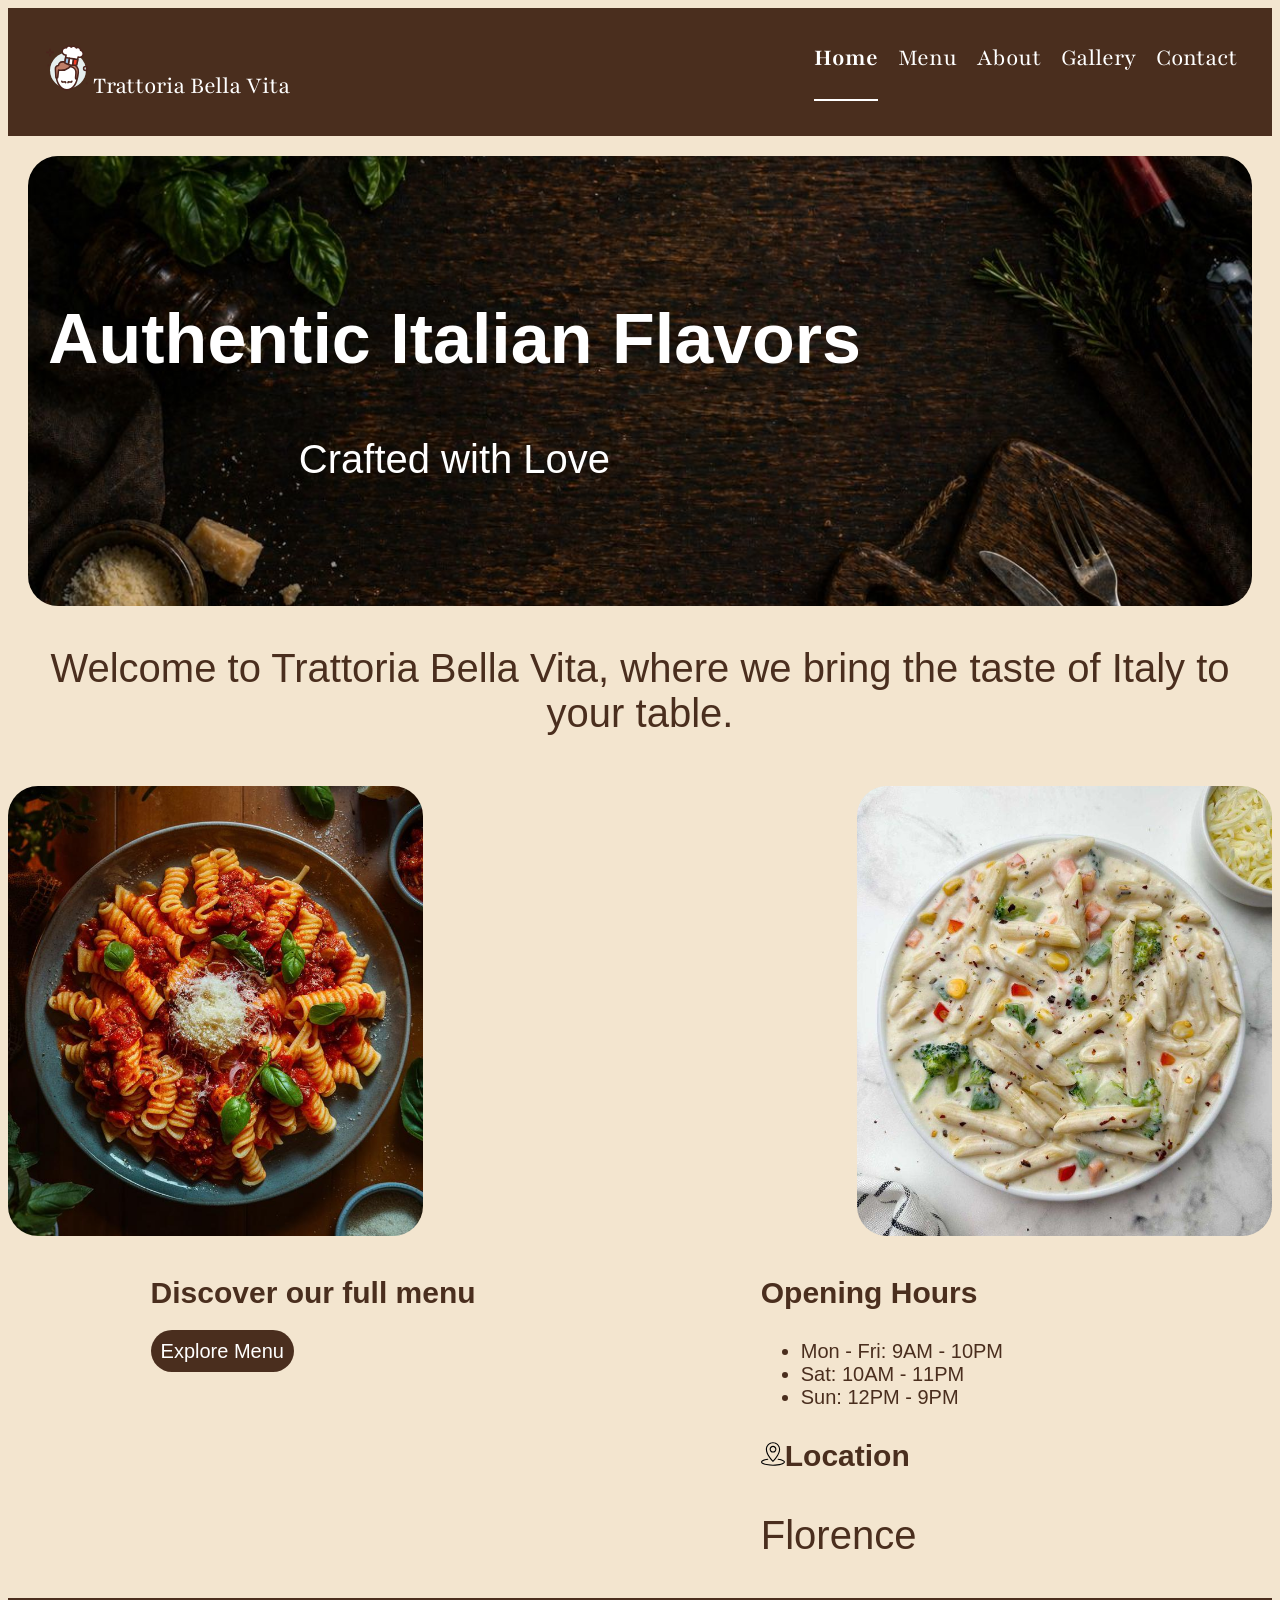
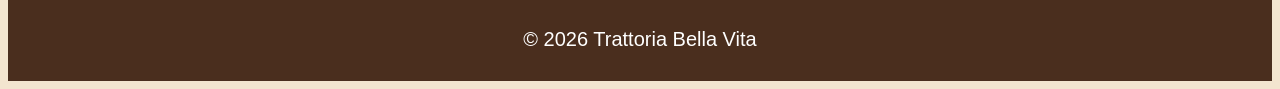
<file: pages/Home/index.html>
<!DOCTYPE html>
<html lang="en">
<head>
    <meta charset="UTF-8">
    <meta name="viewport" content="width=device-width, initial-scale=1.0">
   <title>Trattoria Bella Vita | Home</title>
    <link rel="stylesheet" href="./index.css">
    <link rel="preconnect" href="https://fonts.googleapis.com">
    <link rel="preconnect" href="https://fonts.gstatic.com" crossorigin>
    <link href="https://fonts.googleapis.com/css2?family=Playfair:ital,opsz,wght@0,5..1200,300..900;1,5..1200,300..900&display=swap" rel="stylesheet">
</head>
<body>

    <!-- ================= NAVBAR (USED ON ALL PAGES) ================= -->
    <header class="navbar">
        <div class="logo"> <span><img src="./assets/icons/chef.svg" class="icon2"></span>Trattoria Bella Vita</div>
        <nav class="nav-links">
            <a href="./index.html" class="active">Home</a>
            <a href="../Menu/menu.html">Menu</a>
            <a href="../About/about.html">About</a>
            <a href="../Gallery/gallery.html">Gallery</a>
            <a href="../Contact/contact.html">Contact</a>
        </nav>
    </header>

    <!-- Hero Section -->
    <section class="hero2">
        <img src="./assets/images/homepage.jpeg">
        <div class="hero-content">
            <h2>Authentic Italian Flavors</h2>
            <p>Crafted with Love</p>
        </div>


    </section>

    <!-- Welcome -->
    <section class="welcome">
        <p>
            Welcome to Trattoria Bella Vita, where we bring the taste of Italy to your table.
        </p>
    </section>

    <!-- Featured Dishes -->
    <section class="featured">
        <div class="dish"><img src ="./assets/images/dish2.jpeg" alt="Tomato pasta"></div>
        <div class="dish"><video src ="./assets/images/dish3.mp4"   autoplay muted loop><video></div>
        <div class="dish"><img src ="./assets/images/dish1.jpeg" alt="White sauce penne"></div>
    </section>

    <!-- CTA -->
    <section class="cta">
        <div class="action-button">
            <h3>Discover our full menu</h3>
        <a href="../Menu/menu.html">Explore Menu</a>
    </div>

    <div class="hours">
        <h3>Opening Hours</h3>
        <ul>
            <li>Mon - Fri: 9AM - 10PM</li>
            <li>Sat: 10AM - 11PM</li>
            <li>Sun: 12PM - 9PM</li>
        </ul>

          <h3> <span><img src="./assets/icons//address.svg" class="icon"></span>Location</h3>
        <p>Florence</p>
    </div>

 
        
    </section>

  

    <!-- Footer -->
    <footer>
        <p>© 2026 Trattoria Bella Vita</p>
    </footer>

</body>
</html>
</file>
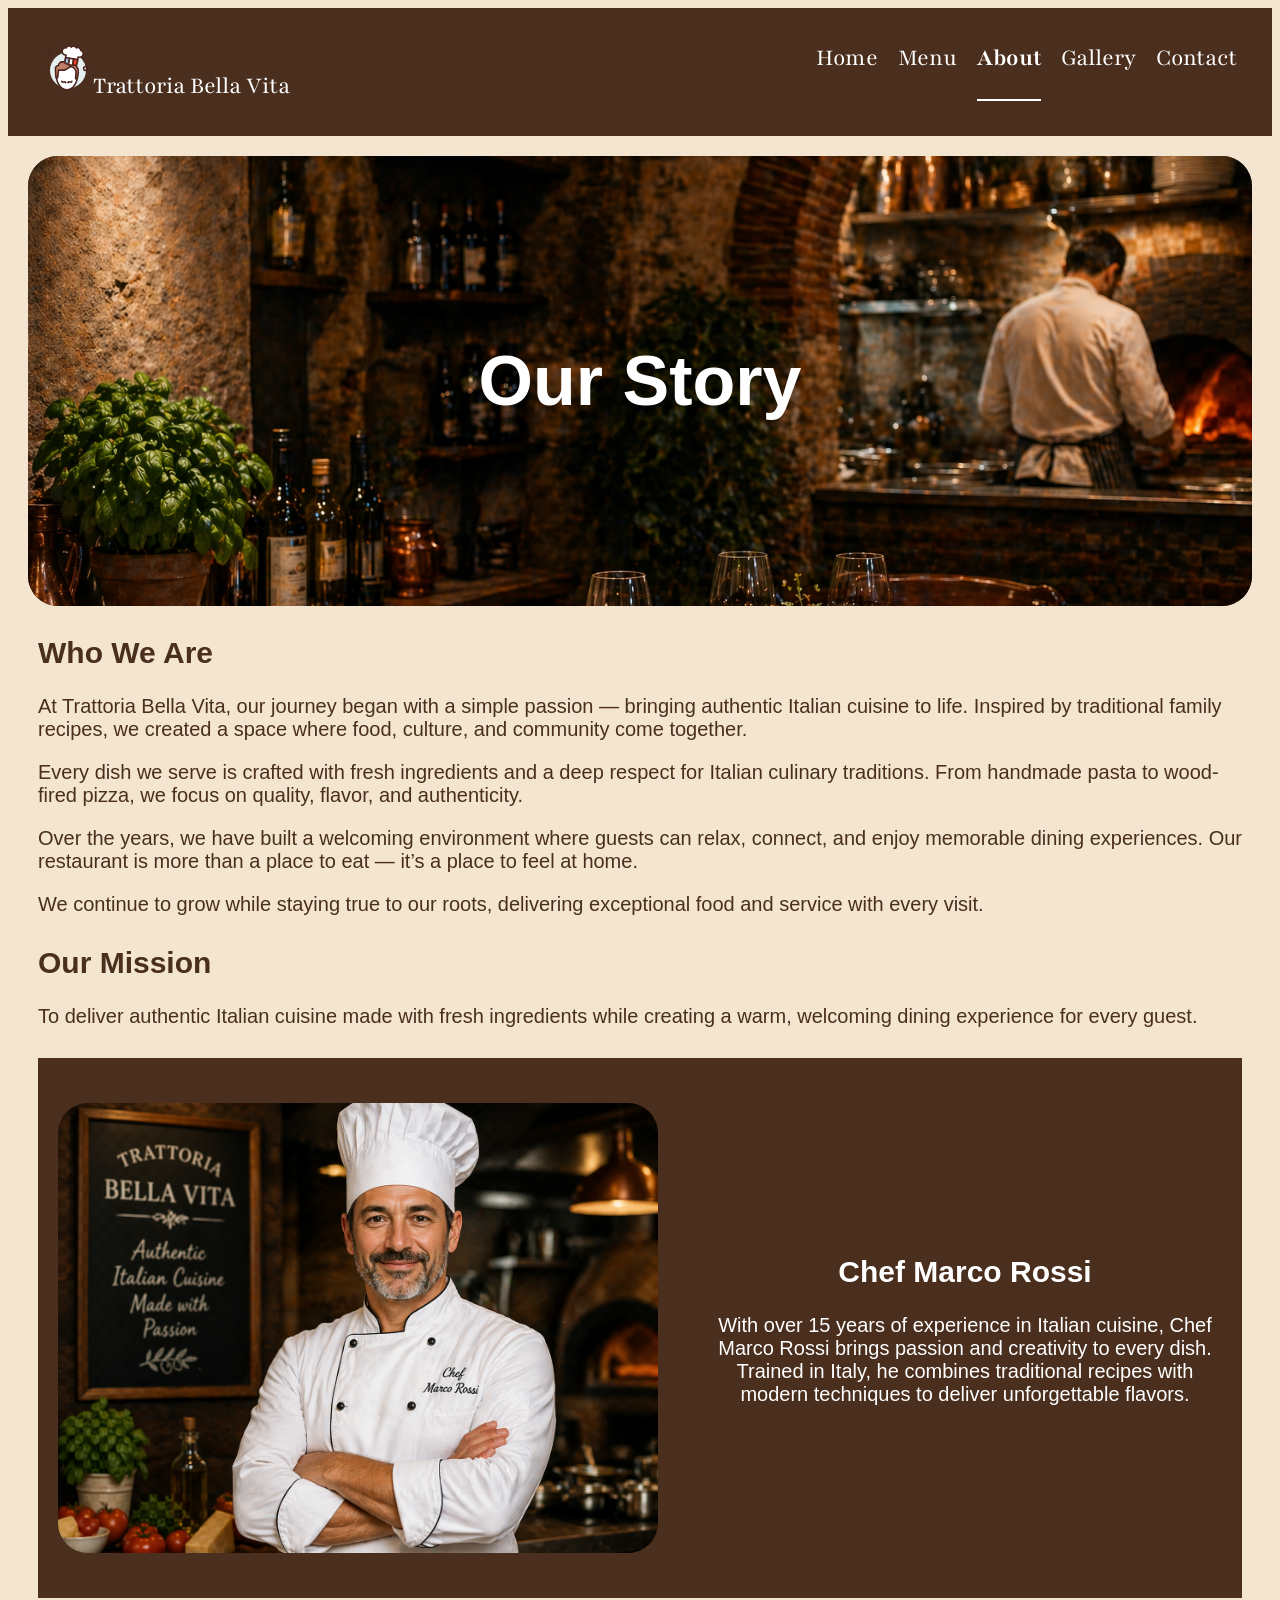
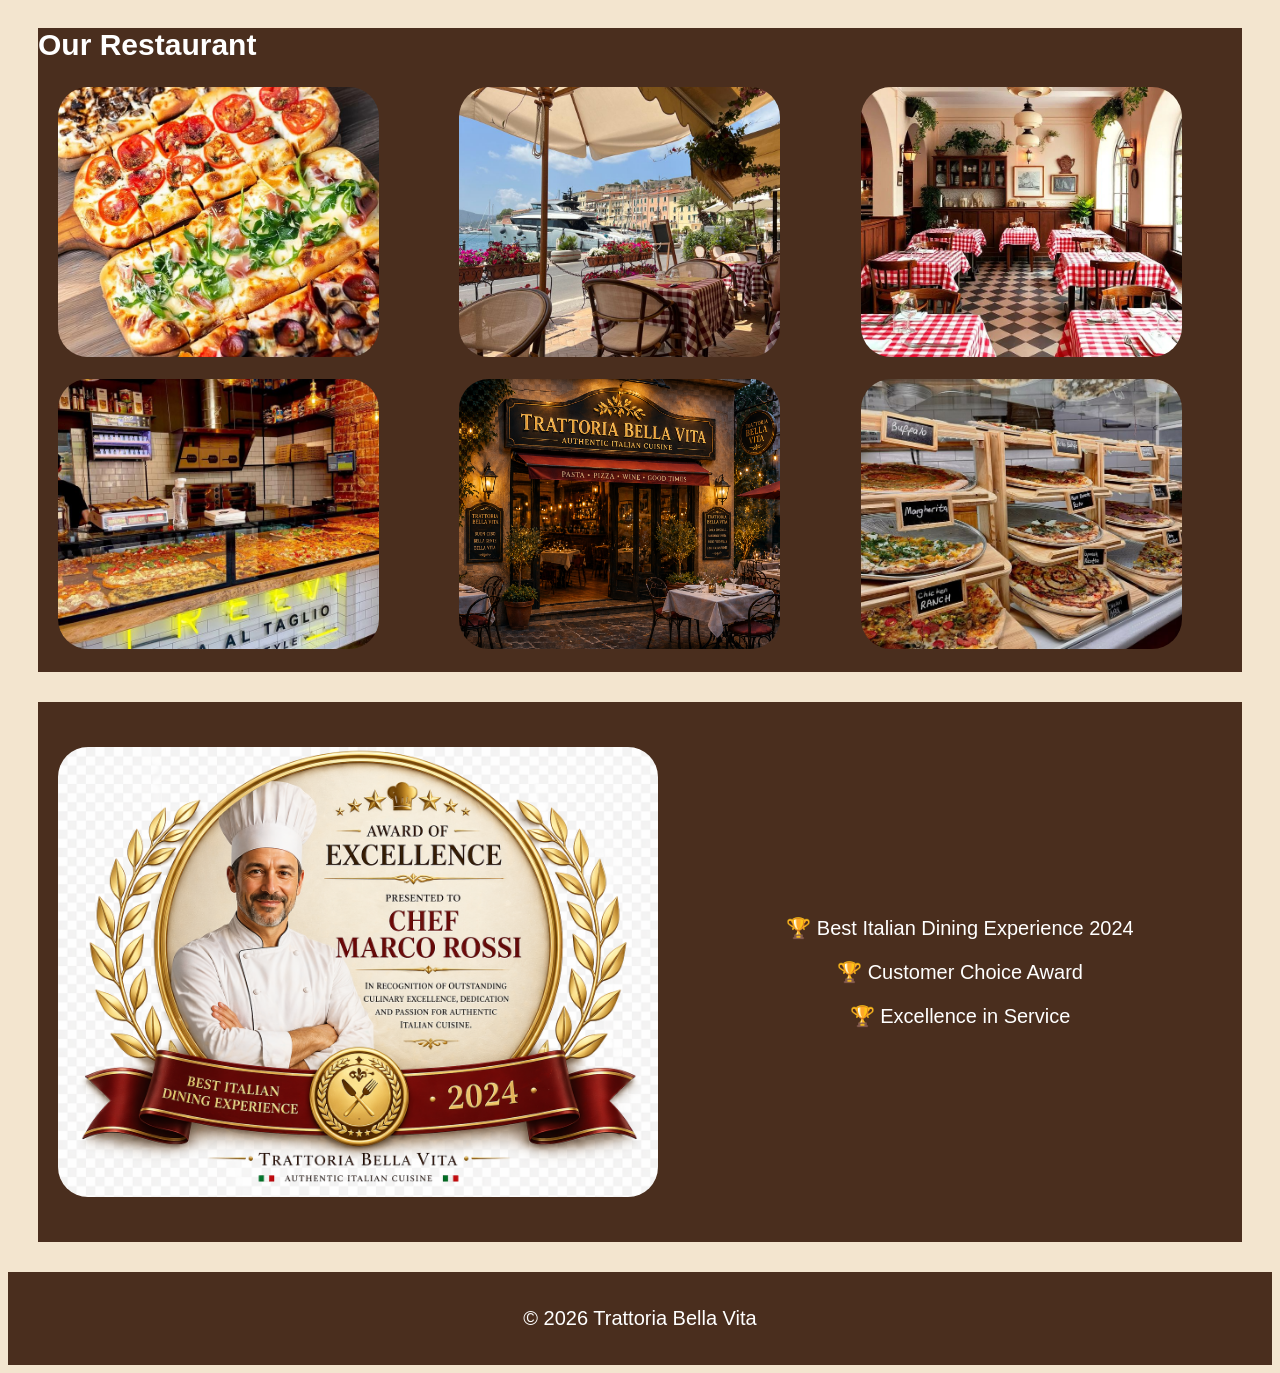
<file: pages/About/about.html>
<!doctype html>
<html lang="en">
  <head>
    <meta charset="UTF-8" />
    <meta name="viewport" content="width=device-width, initial-scale=1.0" />
    <title>About |Trattoria Bella Vita</title>
    <link rel="stylesheet" href="./about.css" />
    <link rel="preconnect" href="https://fonts.googleapis.com">
<link rel="preconnect" href="https://fonts.gstatic.com" crossorigin>
<link href="https://fonts.googleapis.com/css2?family=Playfair:ital,opsz,wght@0,5..1200,300..900;1,5..1200,300..900&display=swap" rel="stylesheet">
  </head>

  <body>
    <!-- NAVBAR -->
    <header class="navbar">
      <div class="logo"> <span><img src="./assets/icons/chef.svg" class="icon2"></span>Trattoria Bella Vita</div>
      <nav class="nav-links">
        <a href="../Home/index.html">Home</a>
        <a href="../Menu/menu.html">Menu</a>
        <a href="./about.html" class="active">About</a>
        <a href="../Gallery/gallery.html">Gallery</a>
        <a href="../Contact/contact.html">Contact</a>
      </nav>
    </header>

    <section class="about-hero">
      <img src="./assets/images/about pic.png" alt="Restaurant" />
      <div class="image">
        <h1>Our Story</h1>
      </div>
    </section>

    <section class="about-content">
      <div class="text">
        <h2>Who We Are</h2>
        <p>
          At Trattoria Bella Vita, our journey began with a simple passion —
          bringing authentic Italian cuisine to life. Inspired by traditional
          family recipes, we created a space where food, culture, and community
          come together.
        </p>
        <p>
          Every dish we serve is crafted with fresh ingredients and a deep
          respect for Italian culinary traditions. From handmade pasta to
          wood-fired pizza, we focus on quality, flavor, and authenticity.
        </p>
        <p>
          Over the years, we have built a welcoming environment where guests can
          relax, connect, and enjoy memorable dining experiences. Our restaurant
          is more than a place to eat — it’s a place to feel at home.
        </p>

        <p>
          We continue to grow while staying true to our roots, delivering
          exceptional food and service with every visit.
        </p>
      </div>
    </section>

    <section class="mission">
      <h2>Our Mission</h2>
      <p>
        To deliver authentic Italian cuisine made with fresh ingredients while
        creating a warm, welcoming dining experience for every guest.
      </p>
    </section>

    <section class="marcos">
      <div class="bio">
        <img src="./assets/images/marco's bio.png" alt="Chef" />
      </div>

      <div>
        <h2>Chef Marco Rossi</h2>
        <p>
          With over 15 years of experience in Italian cuisine, Chef Marco Rossi
          brings passion and creativity to every dish. Trained in Italy, he
          combines traditional recipes with modern techniques to deliver
          unforgettable flavors.
        </p>
      </div>
    </section>

    <section class="gallery">
      <h2>Our Restaurant</h2>
      <div class="images">
        <div class="photo">
          <img src="./assets/images/interio4.jpg" alt="" />
        </div>
        <div class="photo">
          <img src="./assets/images/exterior 2.jpg" alt="" />
        </div>
        <div class="photo">
          <img src="./assets/images/interior1.jpg" alt="" />
        </div>
        <div class="photo">
          <img src="./assets/images/interior5.jpg" alt="" />
        </div>
        <div class="photo">
          <img src="./assets/images/trattoria bella vita.png" alt="" />
        </div>
        <div class="photo">
          <img src="./assets/images/interior2.jpg" alt="" />
        </div>
      </div>
    </section>

    <section class="Award">
      <div class="chef">
        <img src="./assets/images/chef marco rossi.png" alt="" />
      </div>
      <div>
        <p>🏆 Best Italian Dining Experience 2024</p>
        <p>🏆 Customer Choice Award</p>
        <p>🏆 Excellence in Service</p>
      </div>
    </section>

    <!-- Footer -->
    <footer>
      <p>© 2026 Trattoria Bella Vita</p>
    </footer>
  </body>
</html>
</file>
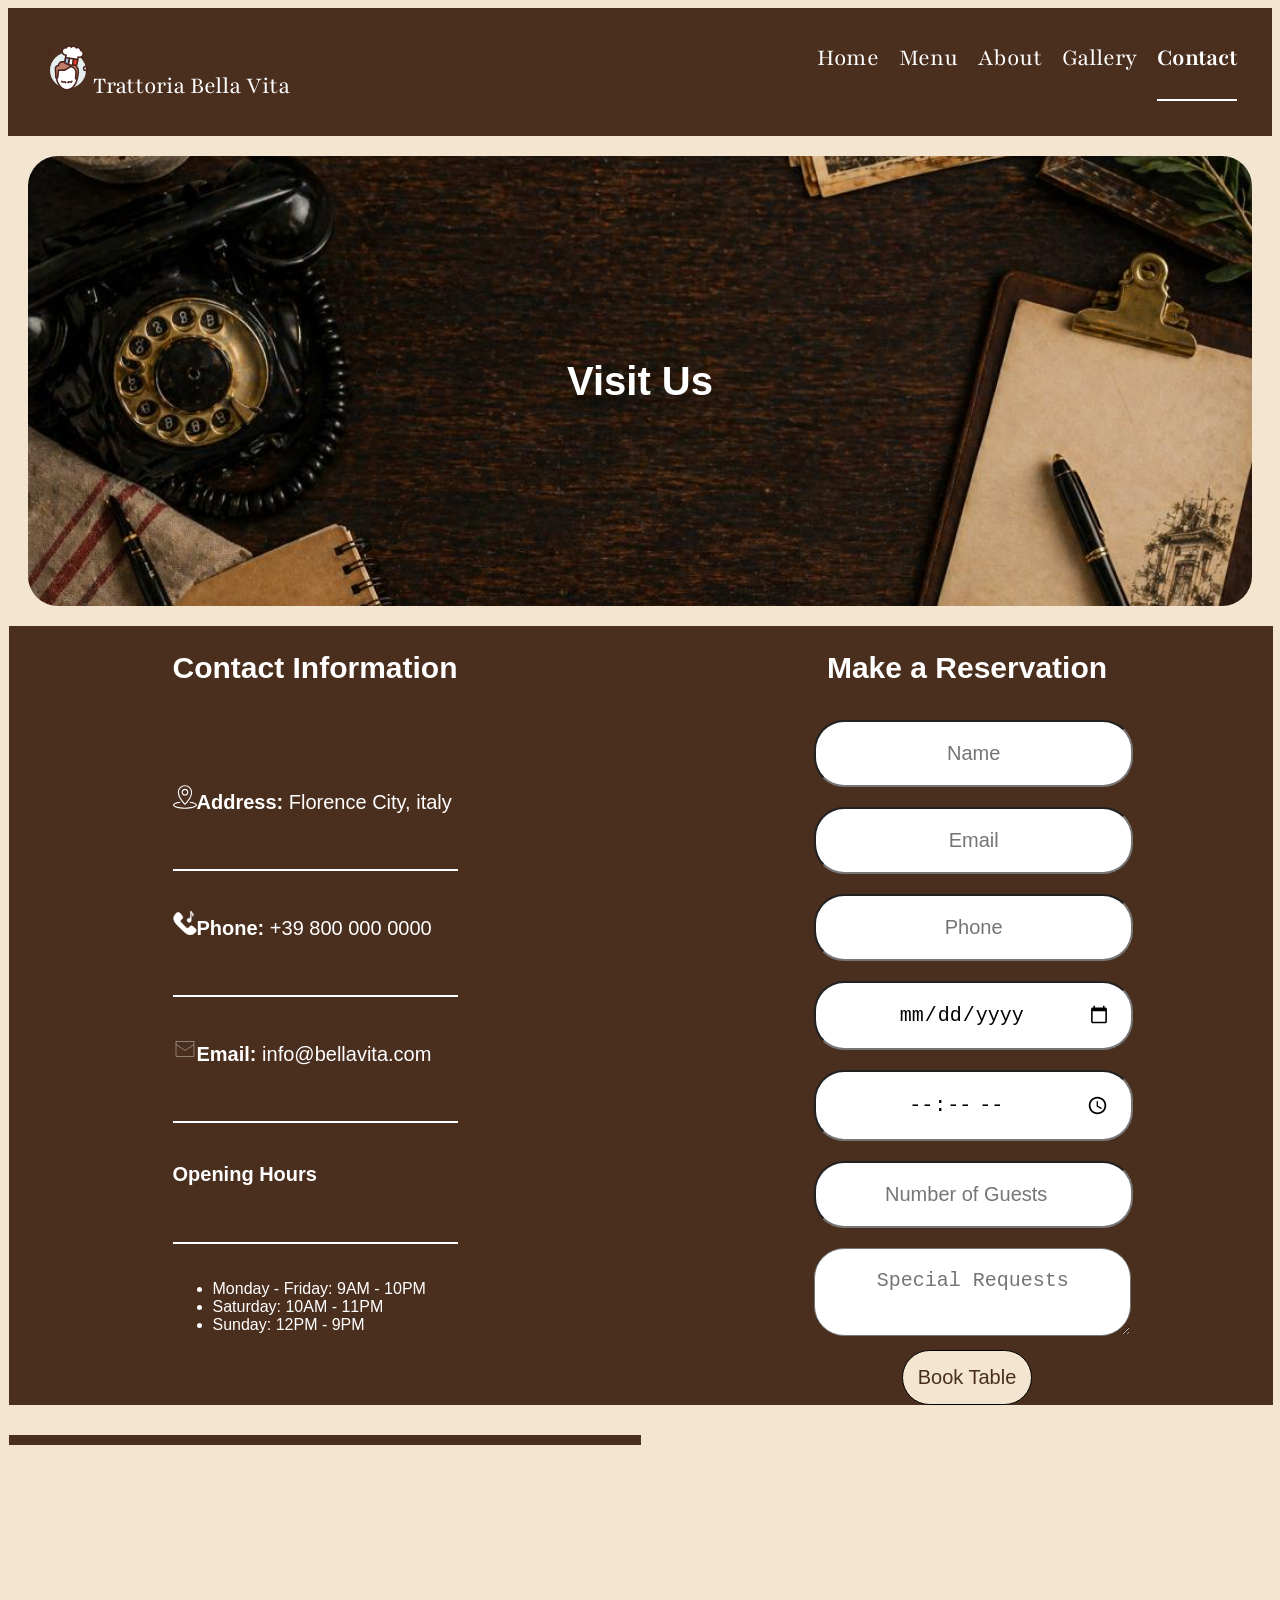
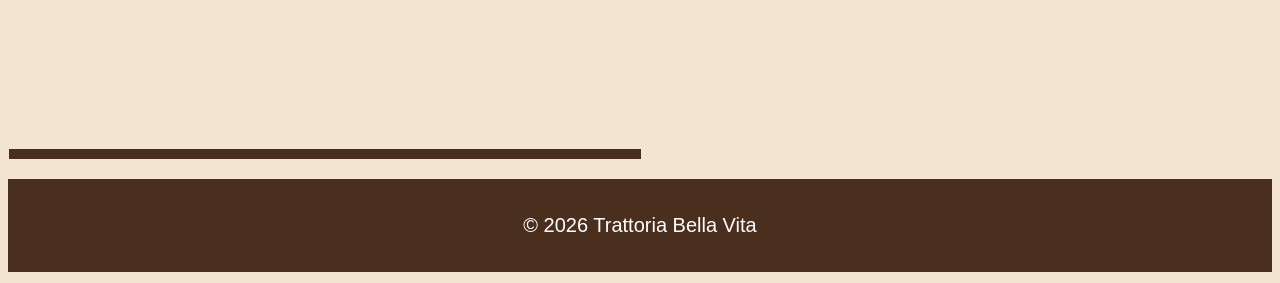
<file: pages/Contact/contact.html>
<!DOCTYPE html>
<html lang="en">
<head>
    <meta charset="UTF-8">
    <meta name="viewport" content="width=device-width, initial-scale=1.0">
    <title>Contact | Trattoria Bella Vita</title>
    <link rel="stylesheet" href="./contact.css">
    <link rel="preconnect" href="https://fonts.googleapis.com">
    <link rel="preconnect" href="https://fonts.gstatic.com" crossorigin>
    <link href="https://fonts.googleapis.com/css2?family=Playfair:ital,opsz,wght@0,5..1200,300..900;1,5..1200,300..900&display=swap" rel="stylesheet">
</head>
<body>

    <!-- NAVBAR -->
    <header class="navbar">
        <div class="logo"> <span><img src="./assets/icons/chef.svg" class="icon2"></span>Trattoria Bella Vita</div>
        <nav class="nav-links">
            <a href="../Home/index.html">Home</a>
            <a href="../Menu/menu.html">Menu</a>
            <a href="../About/about.html">About</a>
            <a href="../Gallery/gallery.html">Gallery</a>
            <a href="./contact.html" class="active">Contact</a>
        </nav>
    </header>

    <section class="contact-hero">
            <img src="./assets/images/contact pic.jpeg" alt="">

        <div class="contact-h1"> <h1>Visit Us</h1></div>
       
    </section>

    <section class="contact-container">

        <!-- Left: Contact Info -->
        <div class="contact-info">
            <h2>Contact Information</h2>
            <p> <span><img src="./assets/icons/white.svg" class="icon"></span><strong>Address:</strong> Florence City, italy</p>
            <p> <span><img src="./assets/icons/phone white.svg" class="icon"></span><strong>Phone:</strong> +39 800 000 0000</p>
            <p><span><img src="./assets/icons/email.svg" class="icon"></span><strong>Email:</strong> info@bellavita.com</p>

            <h3>Opening Hours</h3>
            <ul>
                <li>Monday - Friday: 9AM - 10PM</li>
                <li>Saturday: 10AM - 11PM</li>
                <li>Sunday: 12PM - 9PM</li>
            </ul>
        </div>

        <!-- Right: Contact Form -->
        <div class="contact-form">
            <h2>Make a Reservation</h2>

            <form>
                <input type="text" placeholder="Name" required>
                <input type="email" placeholder="Email" required>
                <input type="tel" placeholder="Phone">

                <input type="date">
                <input type="time">
                <input type="number" placeholder="Number of Guests">

                <textarea placeholder="Special Requests"></textarea>

                <button type="submit">Book Table</button>
            </form>
        </div>

    </section>

    <!-- Google Map -->
    <section class="map">
        <iframe 
src="https://maps.google.com/maps?q=Florence%20Italy&t=&z=13&ie=UTF8&iwloc=&output=embed"
width="100%" height="300" style="border:0;">
</iframe>
    </iframe>
    </section>

    <!-- Footer -->
    <footer>
        <p>© 2026 Trattoria Bella Vita</p>
    </footer>
</body>
</html>
</file>
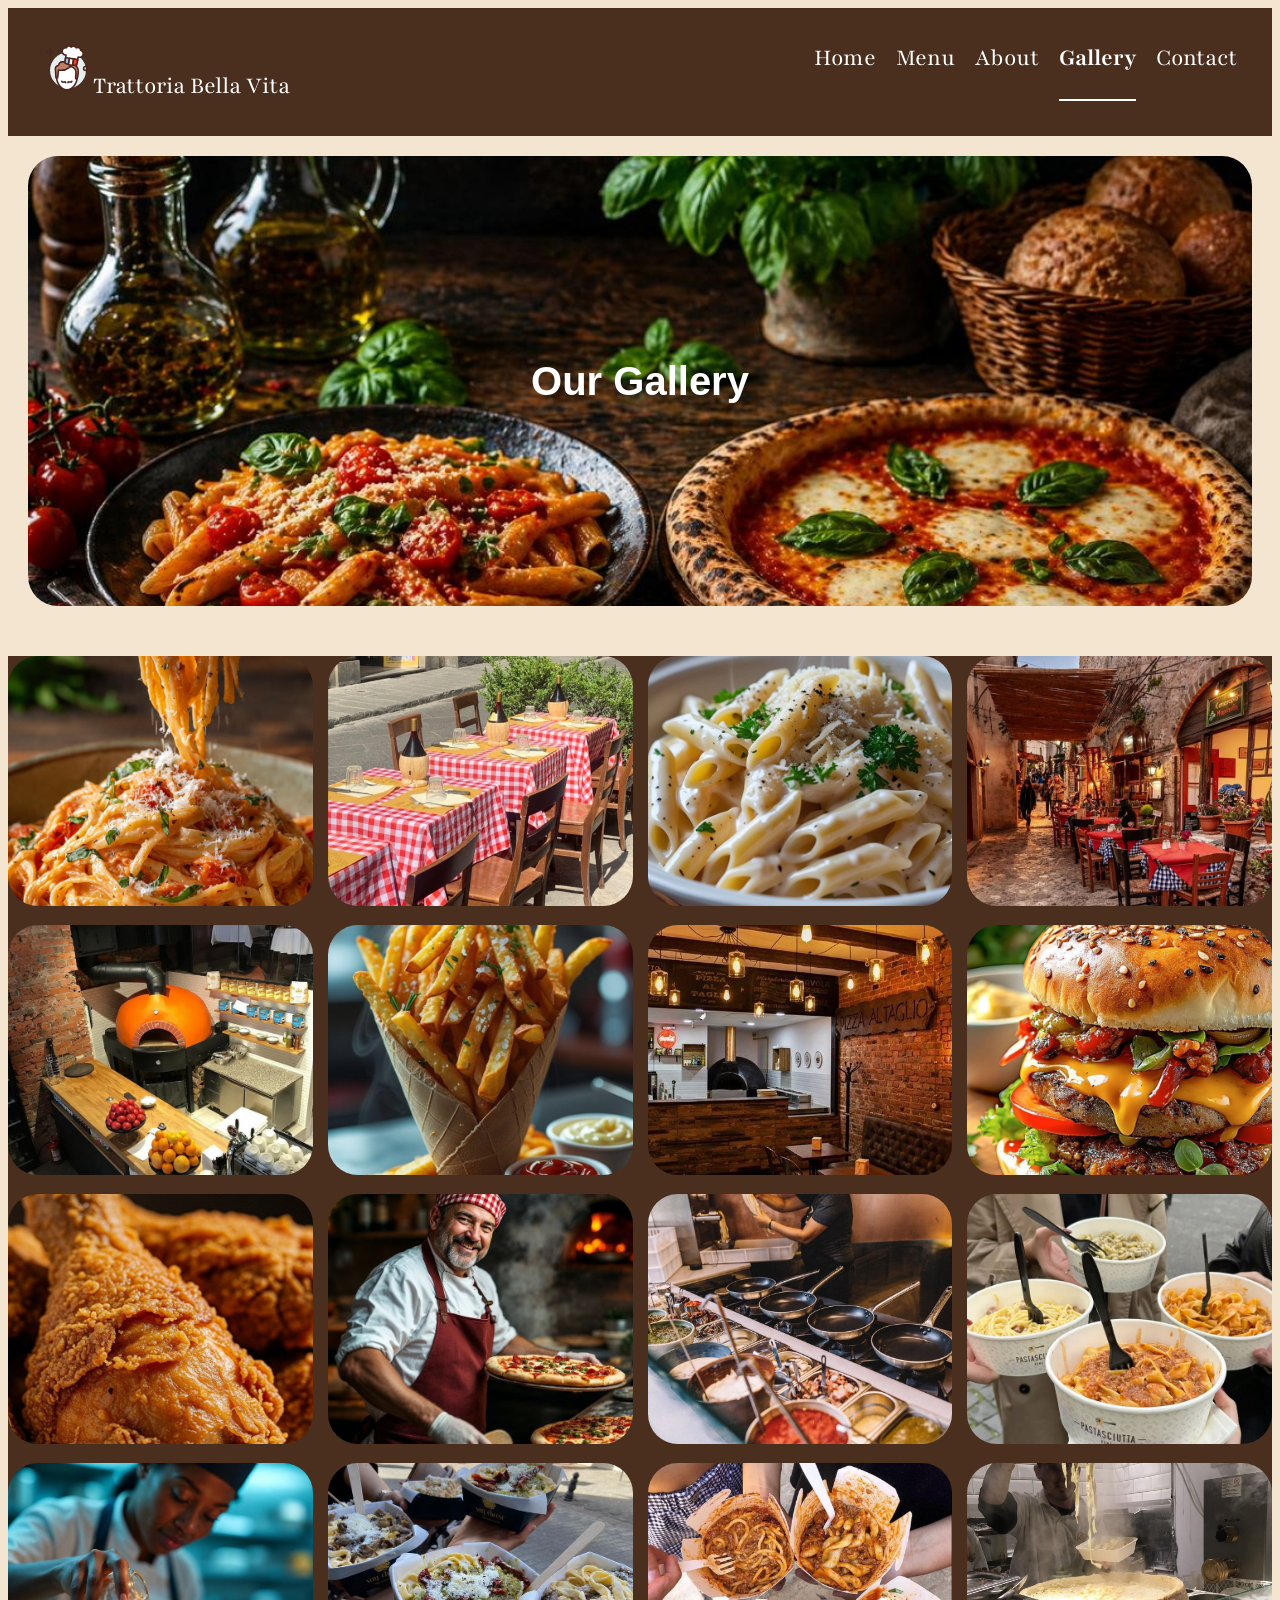
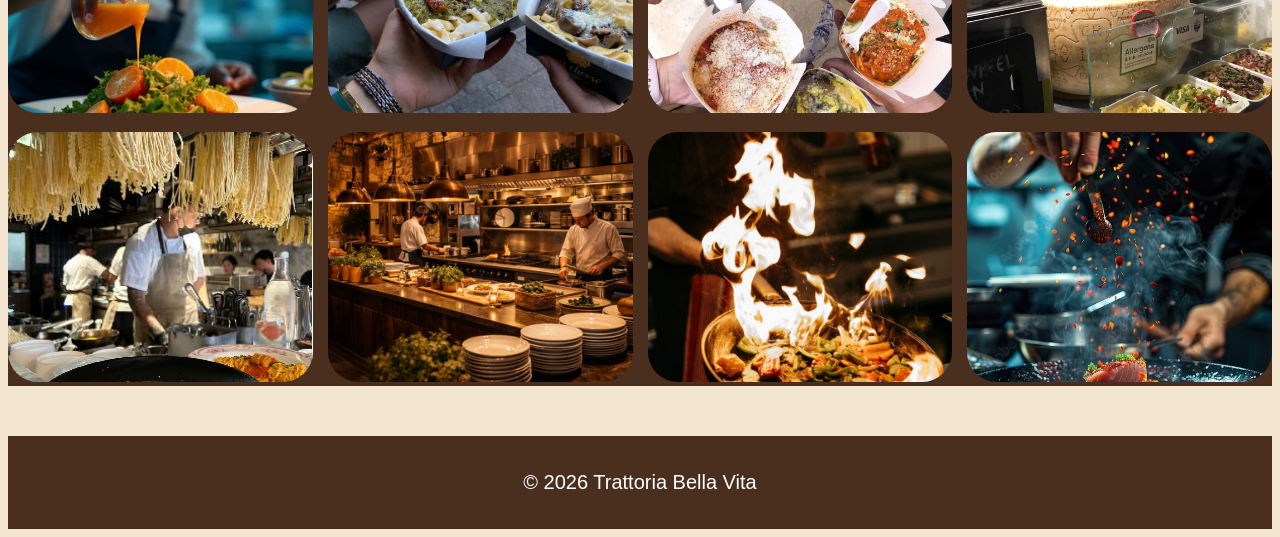
<file: pages/Gallery/gallery.html>
<!doctype html>
<html lang="en">
  <head>
    <meta charset="UTF-8" />
    <meta name="viewport" content="width=device-width, initial-scale=1.0" />
    <title>Gallery | Trattoria Bella Vita</title>
    <link rel="stylesheet" href="./gallery.css" />
    <link rel="preconnect" href="https://fonts.googleapis.com">
    <link rel="preconnect" href="https://fonts.gstatic.com" crossorigin>
    <link href="https://fonts.googleapis.com/css2?family=Playfair:ital,opsz,wght@0,5..1200,300..900;1,5..1200,300..900&display=swap" rel="stylesheet">
  </head>
  <body>
    <!-- NAVBAR -->
    <header class="navbar">
      <div class="logo"> <span><img src="./assets/icons/chef.svg" class="icon2"></span>Trattoria Bella Vita</div>
      <nav class="nav-links">
        <a href="../Home/index.html">Home</a>
        <a href="../Menu/menu.html">Menu</a>
        <a href="../About/about.html">About</a>
        <a href="./gallery.html" class="active">Gallery</a>
        <a href="../Contact/contact.html">Contact</a>
      </nav>
    </header>

    <section class="gallery-hero">
      <img src="./assets/images/gallerypic.jpeg" alt="" />
      <div class="gallery-h1">
        <h1>Our Gallery</h1>
      </div>
    </section>

    <section class="gallery">
      <div class="gallery-grid">
        <div class="img-box">
          <img src="./assets/images/food1.jpg" alt="Chef Cooking" />
          <div class="overlay">Spaghetti with cheese</div>
        </div>
        <div class="img-box">
          <img src="./assets/images/new exterior 1.jpg" alt="Chef Cooking" />
          <div class="overlay">Checkered restaurant table</div>
        </div>
        <div class="img-box">
          <img src="./assets/images/food2.jpg" alt="Chef Cooking" />
          <div class="overlay">Creamy penne pasta</div>
        </div>
        <div class="img-box">
          <img src="./assets/images/new exterior 2.jpg" alt="Chef Cooking" />
          <div class="overlay">Restaurant interior at night</div>
        </div>
        <div class="img-box">
          <img src="./assets/images/new interior 4.jpg" alt="Chef Cooking" />
          <div class="overlay">Wood-fired oven</div>
        </div>
        <div class="img-box">
          <img src="./assets/images/food3.jpg" alt="Chef Cooking" />
          <div class="overlay">French fries in cone</div>
        </div>
        <div class="img-box">
          <img src="./assets/images/new interior 3.jpg" alt="Chef Cooking" />
          <div class="overlay">Modern pizza kitchen</div>
        </div>
        <div class="img-box">
          <img src="./assets/images/food4.jpg" alt="Chef Cooking" />
          <div class="overlay">Cheeseburger with toppings</div>
        </div>
        <div class="img-box">
          <img src="./assets/images/food6.jpg" alt="Chef Cooking" />
          <div class="overlay">Fried chicken</div>
        </div>
        <div class="img-box">
          <img src="./assets/images/new interior 2.jpg" alt="Chef Cooking" />
          <div class="overlay">Chef holding pizza</div>
        </div>
        <div class="img-box">
          <img src="./assets/images/ig1.jpg" alt="Chef Cooking" />
          <div class="overlay">Cooking pans on stove</div>
        </div>
        <div class="img-box">
          <img src="./assets/images/ig2.jpg" alt="Chef Cooking" />
          <div class="overlay">Bowls of pasta</div>
        </div>
        <div class="img-box">
          <img src="./assets/images/ig10.jpg" alt="Chef Cooking" />
          <div class="overlay">Pouring sauce</div>
        </div>
        <div class="img-box">
          <img src="./assets/images/ig3.jpg" alt="Chef Cooking" />
          <div class="overlay">Takeaway pasta dishes</div>
        </div>
        <div class="img-box">
          <img src="./assets/images/ig4.jpg" alt="Chef Cooking" />
          <div class="overlay">Pizza and fries</div>
        </div>
        <div class="img-box">
          <img src="./assets/images/ig5.jpg" alt="Chef Cooking" />
          <div class="overlay">Chef cooking on grill</div>
        </div>
        <div class="img-box">
          <img src="./assets/images/ig6.jpg" alt="Chef Cooking" />
          <div class="overlay">Busy kitchen scene</div>
        </div>
        <div class="img-box">
          <img src="./assets/images/ig7.jpg" alt="Chef Cooking" />
          <div class="overlay">Restaurant buffet</div>
        </div>
        <div class="img-box">
          <img src="./assets/images/ig8.jpg" alt="Chef Cooking" />
          <div class="overlay">Flames in pan</div>
        </div>
        <div class="img-box">
          <img src="./assets/images/ig9.jpg" alt="Chef Cooking" />
          <div class="overlay">Chef with fire sparks</div>
        </div>
      </div>
    </section>
    <!-- Footer -->
    <footer>
      <p>© 2026 Trattoria Bella Vita</p>
    </footer>
  </body>
</html>
</file>
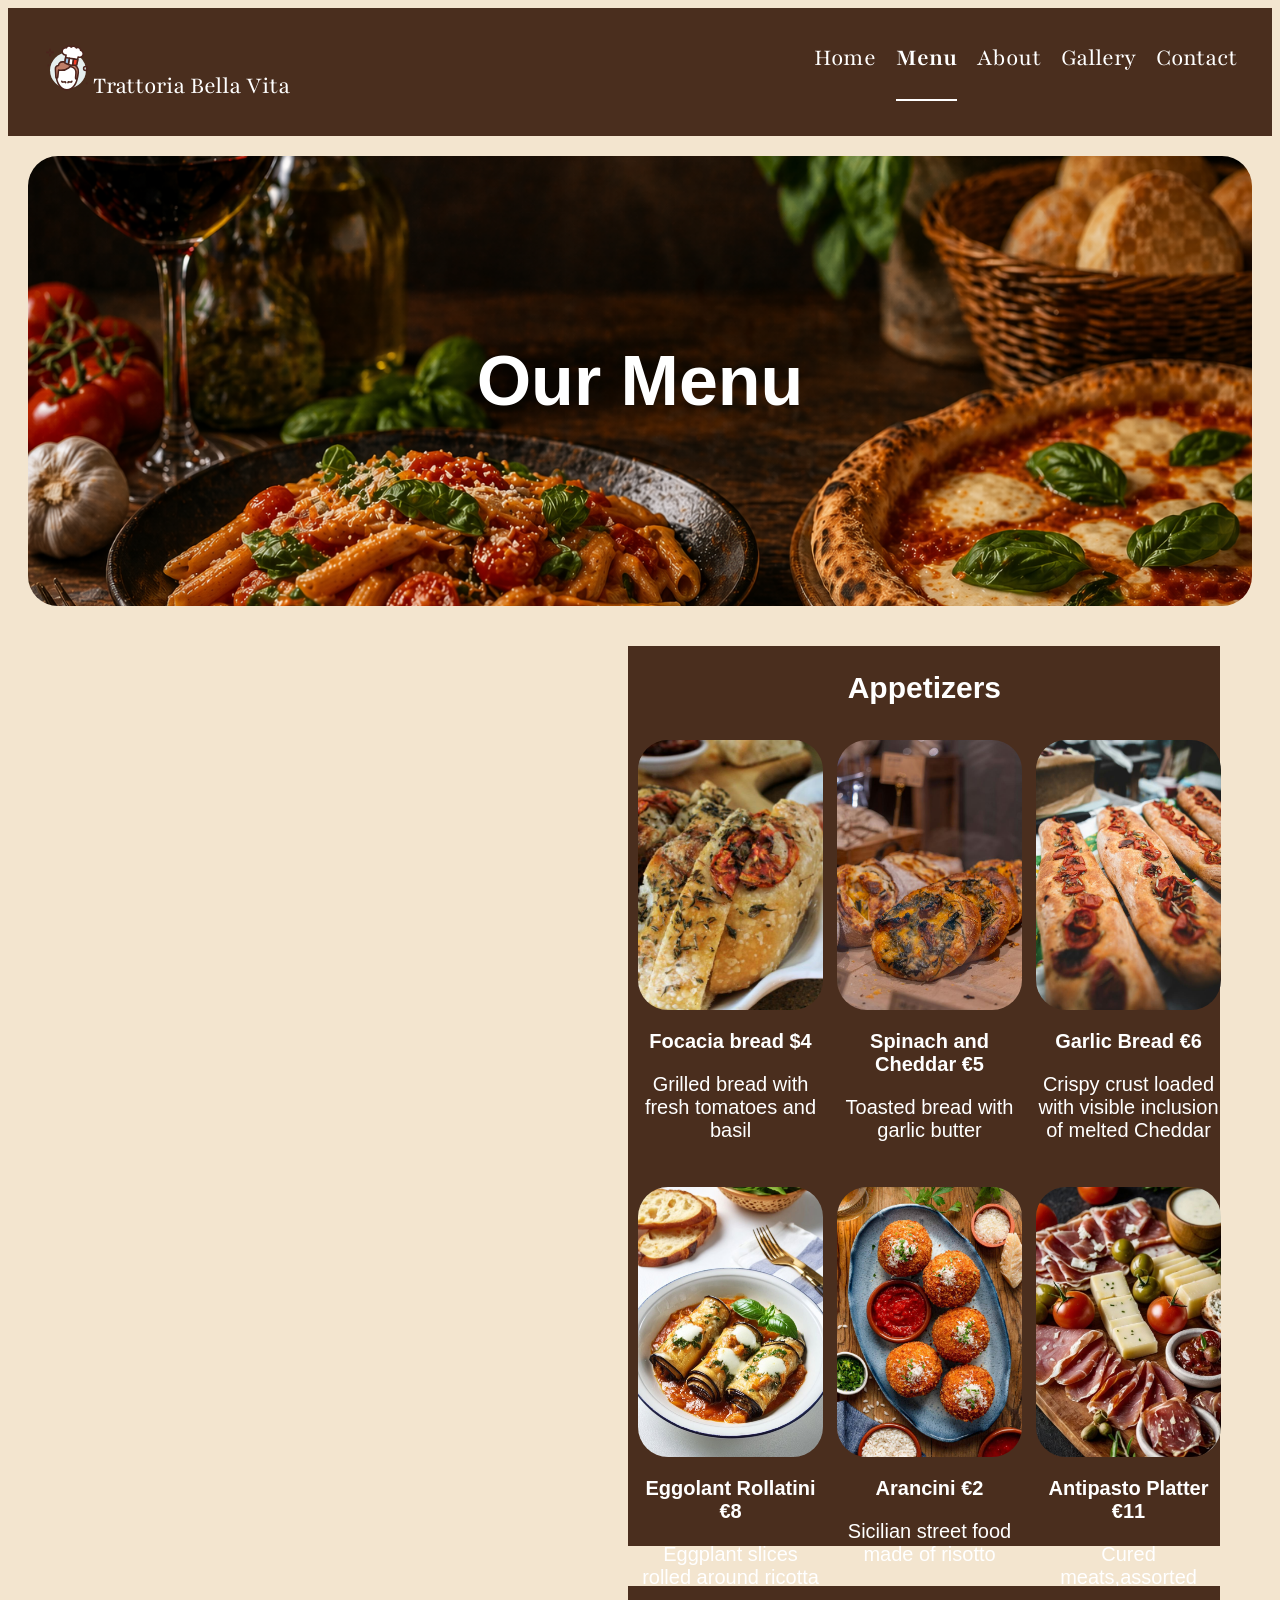
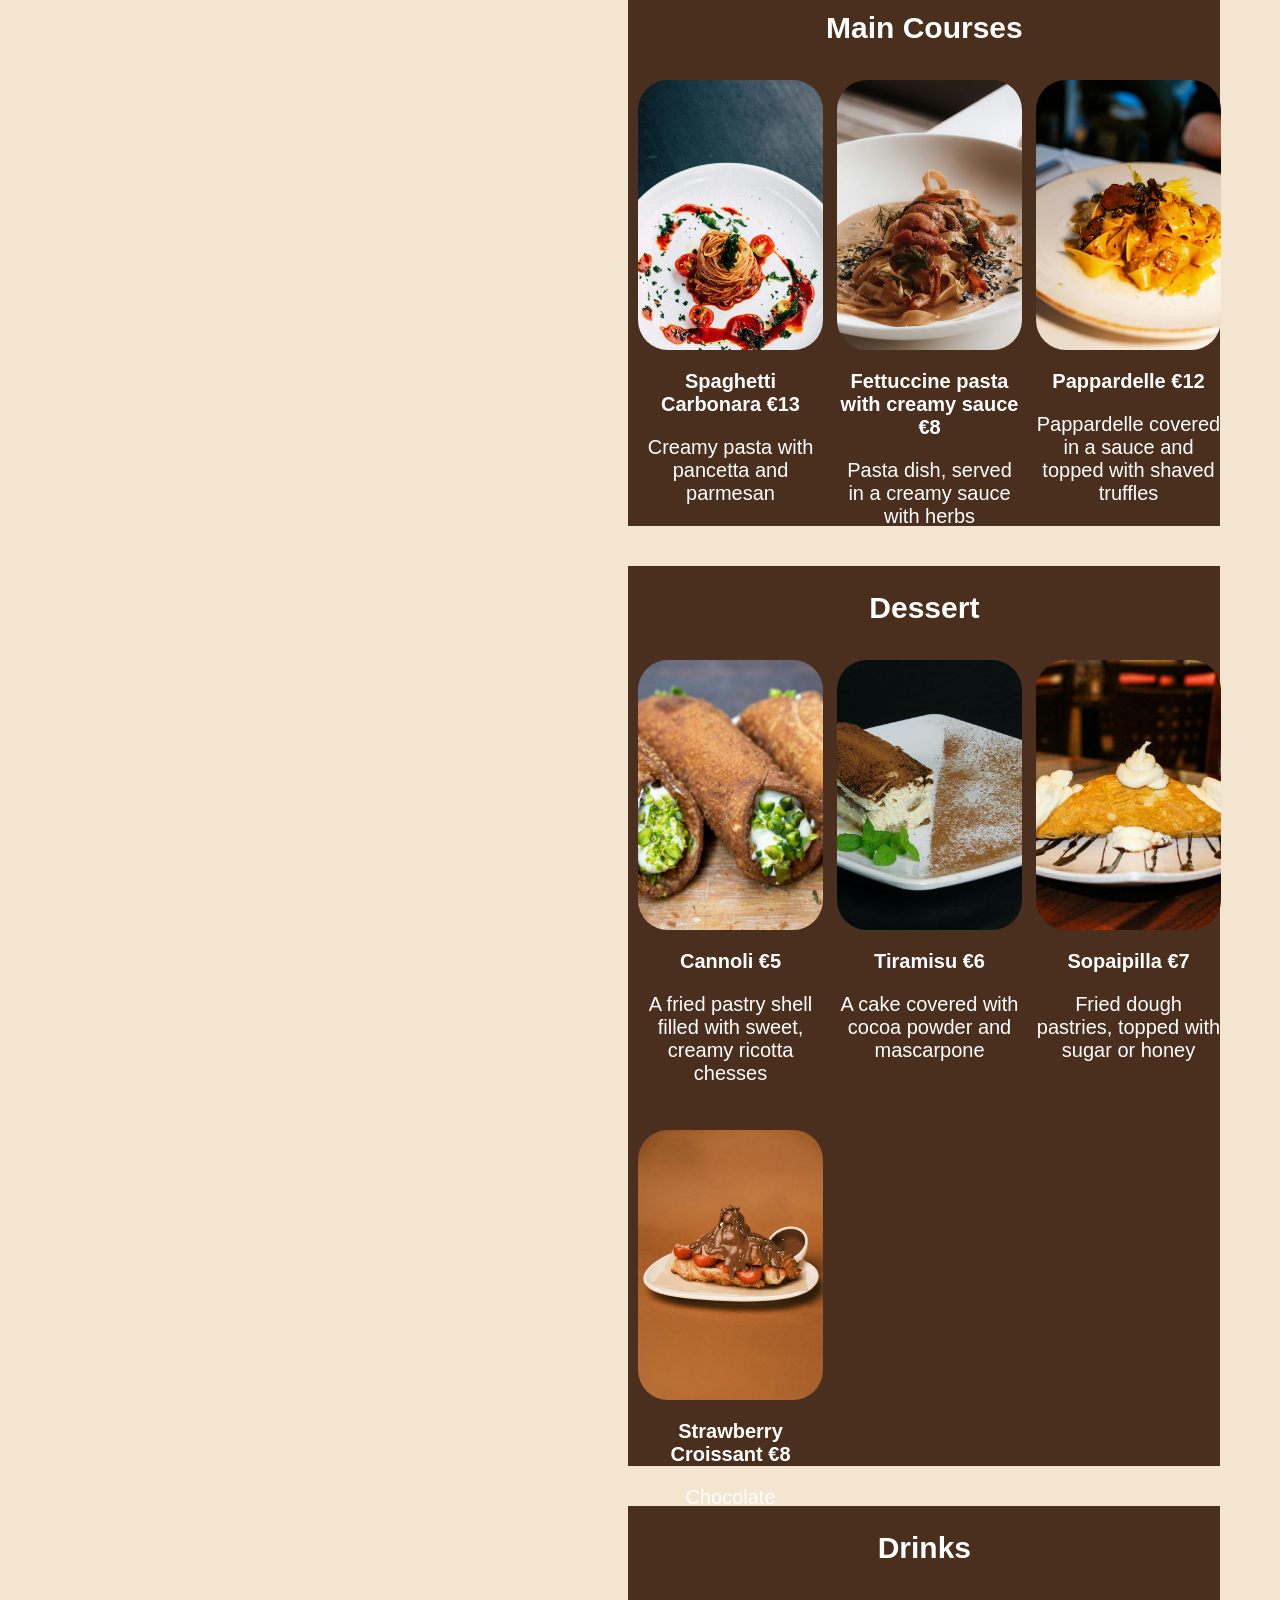
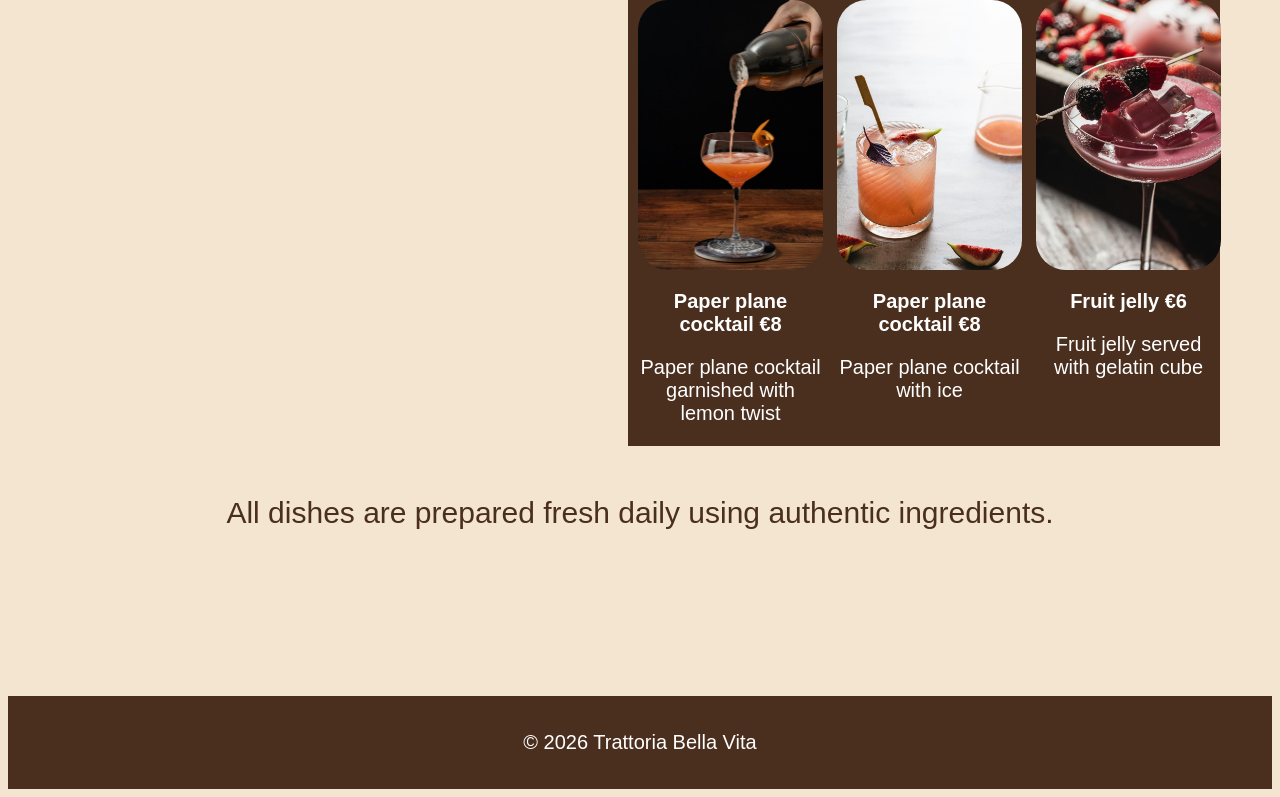
<file: pages/Menu/menu.html>
<!DOCTYPE html>
<html lang="en">
<head>
    <meta charset="UTF-8">
    <meta name="viewport" content="width=device-width, initial-scale=1.0">
     <title>Menu | Trattoria Bella Vita</title>
    <link rel="stylesheet" href="./menu.css">
    <link rel="preconnect" href="https://fonts.googleapis.com">
    <link rel="preconnect" href="https://fonts.gstatic.com" crossorigin>
    <link href="https://fonts.googleapis.com/css2?family=Playfair:ital,opsz,wght@0,5..1200,300..900;1,5..1200,300..900&display=swap" rel="stylesheet">
</head>
<body>

    <!-- NAVBAR -->
    <header class="navbar">
        <div class="logo"> <span><img src="./assets/icons/chef.svg" class="icon2"></span>Trattoria Bella Vita</div>
        <nav class="nav-links">
            <a href="../Home/index.html">Home</a>
            <a href="./menu.html" class="active">Menu</a>
            <a href="../About/about.html">About</a>
            <a href="../Gallery/gallery.html">Gallery</a>
            <a href="../Contact/contact.html">Contact</a>
        </nav>
    </header>

    <section class="menu-hero">
        <img src="./assets/images/menu2.png" alt="Restaurant" />
          <div class="image-menu">
         <h1 >Our Menu</h1>
      </div >
       
    </section>


    <div class="content-container">
        <div class="video-container">
             <video src ="./assets/images/content video.mp4"   autoplay muted loop><video></video>
        </div>

        
           <div class="menu-container">
    <section class="menu-appetizer-appetizer">
          <h2>Appetizers</h2>
        <!-- Appetizers -->
        <div class="menu-category">
           
            <div class="menu-item">
                 <div>
                    <img src="./assets/images/appetizer1.jpeg" alt="">
                </div>
                <h3>Focacia bread <span>$4</span></h3>
                <p>Grilled bread with fresh tomatoes and basil</p>
            </div>

            <div class="menu-item">
                 <div>
                    <img src="./assets/images/appetizer3.jpeg" alt="">
                </div>
                <h3>Spinach and Cheddar <span>€5</span></h3>
                <p>Toasted bread with garlic butter</p>
            </div>

            <div class="menu-item">
                 <div>
                    <img src="./assets/images/appetizer2.jpeg" alt="">
                </div>
                <h3>Garlic Bread <span></span>€6</h3>
                <p>Crispy crust loaded with visible inclusion of melted Cheddar</p>
            </div>
            <div class="menu-item">
                 <div>
                    <img src="./assets/images/apt1.jpg" alt="">
                </div>
                <h3>Eggolant Rollatini <span>€8</span></h3>
                <p>Eggplant slices rolled around ricotta cheese</p>
            </div>
            <div class="menu-item">
                 <div>
                    <img src="./assets/images/apt2.jpg" alt="">
                </div>
                <h3>Arancini <span>€2</span></h3>
                <p>Sicilian street food made of risotto </p>
            </div>
            <div class="menu-item">
                 <div>
                    <img src="./assets/images/apt3.jpg" alt="">
                </div>
                <h3> Antipasto Platter  <span>€11</span></h3>
                <p>Cured meats,assorted chesses,tomatoes and olives</p>
            </div>
        </div>

     
    </section>

    <section class="menu-courses-main">
         <h2>Main Courses</h2>
           <!-- Main Courses -->
        <div class="menu-category">
           
            <div class="menu-item">
                <div>
                    <img src="./assets/images/main course1.jpeg" alt="">
                </div>
                <h3>Spaghetti Carbonara <span>€13</span></h3>
                <p>Creamy pasta with pancetta and parmesan</p>
            </div>

            <div class="menu-item">
                 <div>
                    <img src="./assets/images/main course2.jpeg" alt="">
                </div>
                <h3>Fettuccine pasta with creamy sauce <span>€8</span></h3>
                <p>Pasta dish, served in a creamy sauce with herbs</p>
            </div>
            <div class="menu-item">
                 <div>
                    <img src="./assets/images/main course3.jpeg" alt="">
                </div>
                <h3>Pappardelle <span>€12</span></h3>
                <p>Pappardelle covered in a sauce and topped with shaved truffles</p>
            </div>
        </div>

    </section>

    <section class="menu-desserts-dessert">
          <h2>Dessert</h2>

        <div class="menu-category">
           
            <div class="menu-item">
                <div>
                    <img src="./assets/images/dissert1.jpeg" alt="">
                </div>
                <h3>Cannoli <span>€5</span></h3>
                <p> A fried pastry shell filled with sweet, creamy ricotta chesses</p>
            </div>

            <div class="menu-item">
                 <div>
                    <img src="./assets/images/dissert2.jpeg" alt="">
                </div>
                <h3>Tiramisu <span>€6</span></h3>
                <p>A cake covered with cocoa powder and mascarpone</p>
            </div>
            <div class="menu-item">
                 <div>
                    <img src="./assets/images/dissert3.jpeg" alt="">
                </div>
                <h3>Sopaipilla <span>€7</span></h3>
                <p>Fried dough pastries, topped with sugar or honey</p>
            </div>
            <div class="menu-item">
                 <div>
                    <img src="./assets/images/dissert4.jpeg" alt="">
                </div>
                <h3>Strawberry Croissant <span>€8</span></h3>
                <p>Chocolate strawberry Croissant filled with fruit</p>
            </div>
        </div>

    </section>

    <section class="menu-drinks-drink">
        <h2>Drinks</h2>

        <div class="menu-category">
           
            <div class="menu-item">
                <div>
                    <img src="./assets/images/drink1.jpeg" alt="">
                </div>
                <h3>Paper plane cocktail <span></span>€8</h3>
                <p>Paper plane cocktail garnished with lemon twist</p>
            </div>

            <div class="menu-item">
                 <div>
                    <img src="./assets/images/drink2.jpeg" alt="">
                </div>
                <h3>Paper plane cocktail <span>€8</span></h3>
                <p>Paper plane cocktail with ice</p>
            </div>
            <div class="menu-item">
                 <div>
                    <img src="./assets/images/drink3.jpeg" alt="">
                </div>
                <h3>Fruit jelly <span>€6</span></h3>
                <p>Fruit jelly served with gelatin cube</p>
            </div>
        </div>

    </section>
    </div>


    </div>



    <section class="note">
        <p>All dishes are prepared fresh daily using authentic ingredients.</p>
    </section>


    <!-- Footer -->
    <footer>
        <p>© 2026 Trattoria Bella Vita</p>
    </footer>

</body>
</html>
</file>
<file: pages/Home/index.css>
header {
  background-color: #4a2e1e;
  display: flex;
  justify-content: space-between;
  padding: 35px;
  font-size: 25px;
  color: white;

  font-family: "Playfair", serif;
  font-optical-sizing: auto;
  font-weight: 300px;
  font-style: normal;
  font-variation-settings: "wdth" 100;
}
body {
  background-color: #f3e5cf;
  color: #4a2e1e;

  font-family: "Open Sans", sans-serif;
  font-optical-sizing: auto;
  font-weight: 300px;
  font-style: normal;
  font-variation-settings: "wdth" 100;
}
.hours ul li {
  font-size: 20px;
}

nav {
  display: flex;
  gap: 20px;
}

a {
  text-decoration: none;
  color: white;
}

h2 {
  font-size: 70px;
}
p {
  font-size: 40px;
}
h3 {
  font-size: 30px;
}

/* hero */

.hero2 {
  margin-top: 10px;
  display: flex;
  margin: 20px;
  align-items: center;
  position: relative;
  height: 50vh;
}

.hero2 img {
  border-radius: 30px;
  position: absolute;
  width: 100%;
  height: 100%;
  top: 0;
  left: 0;
  z-index: 1;
  object-fit: cover;
}

.hero-content {
  text-align: center;
  position: relative;
  z-index: 2;
  font-size: 40px;
  color: white;
  left: 20px;
}
/* welcome message */
.welcome {
  text-align: center;
  height: 10vh;
  font-size: 30px;
}

/* dishes */

.featured {
  margin-top: 30px;
  justify-self: center;
  display: flex;
  gap: 10px;
  height: 50vh;
  width: 100%;
}

.dish {
  width: 100%;
  height: 100%;
  margin-top: 20px;
}

.dish img {
  border-radius: 30px;
  width: 100%;
  height: 100%;
  object-fit: cover;
}

.dish video {
  border-radius: 30px;
  width: 100%;
  height: 100%;
  object-fit: cover;
}

.cta {
  display: flex;
  justify-content: space-around;
  justify-self: center;

  width: 90%;
  margin-top: 30px;
}

.action-button a {
  padding: 10px;
  border-radius: 40px;
  background-color: #4a2e1e;
  font-size: 20px;
}
footer {
  background-color: #4a2e1e;
  color: white;
  padding: 10px;

  text-align: center;
}

footer p {
  font-size: 20px;
}

nav a.active {
  font-weight: bold;
  border-bottom: 2px solid white;
}
nav a:hover {
  border-bottom: 2px solid white;
}
.icon{
  width: 24px;
}
.icon2{
  width: 50px;
}

@media (max-width: 768px) {
  .navbar {
    display: flex;
    align-items: center;
    height: 15vh;
  }

  nav {
    display: grid;
  }

  nav a {
    font-size: 10px;
  }

  .hero2 {
    margin: 0px;
    margin-top: 20px;
    height: 25vh;
  }
  .hero2 img {
    width: 100%;
    height: 100%;
  }

  .hero-content h2,
  p {
    font-size: 20px;
  }

  .featured {
    display: grid;
    grid-template-columns: 1fr;
    height: 100vh;
  }
  .dish {
    width: 100%;
    height: 33vh;
  }

  .cta {
    margin-top: 50px;
    display: grid;
    height: 50vh;
  }

  .dish img {
    width: 100%;
    height: 100%;
  }

  footer {
    margin-top: 60px;
  }
  .icon2{
  width: 30px;
}
}

/* tablet  */

@media (max-width: 1024px) {
  .navbar {
    display: flex;
    align-items: center;
    height: 15vh;
  }

  nav {
    display: grid;
  }

  nav a {
    font-size: 10px;
  }

  .hero2 {
    margin: 0px;
    margin-top: 20px;
    height: 25vh;
  }
  .hero2 img {
    width: 100%;
    height: 100%;
  }

  .hero-content h2,
  p {
    font-size: 20px;
  }

  .featured {
    display: grid;
    grid-template-columns: 1fr;
    height: 100vh;
  }
  .dish {
    width: 100%;
    height: 33vh;
  }

  .cta {
    margin-top: 50px;
    display: grid;
    height: 50vh;
  }

  .dish img {
    width: 100%;
    height: 100%;
  }

  footer {
    margin-top: 60px;
  }
  .icon2{
  width: 30px;
}
}
</file>
<file: pages/About/about.css>
header {
  background-color: #4a2e1e;
  display: flex;
  justify-content: space-between;
  padding: 35px;
  font-size: 25px;
  color: white;

  font-family: "Playfair", serif;
  font-optical-sizing: auto;
  font-weight: 300px;
  font-style: normal;
  font-variation-settings: "wdth" 100;
}
body {
  height: 100%;
  background-color: #f3e5cf;
  color: #4a2e1e;

  font-family: "Open Sans", sans-serif;
  font-optical-sizing: auto;
  font-weight: 300px;
  font-style: normal;
  font-variation-settings: "wdth" 100;
}

h1 {
  font-size: 70px;
}
h2 {
  font-size: 30px;
}
p {
  font-size: 20px;
}
h3 {
  font-size: 20px;
}
nav {
  display: flex;
  gap: 20px;
}

a {
  text-decoration: none;
  color: white;
}

section {
  background-color: #4a2e1e;
  margin: 30px;
  color: white;
}

.about-hero {
  margin-top: 10px;
  display: flex;
  margin: 20px;
  align-items: center;
  position: relative;
  height: 50vh;
  border-radius: 30px;
}
.about-hero img {
  border-radius: 30px;
  position: absolute;
  width: 100%;
  height: 100%;
  top: 0;
  left: 0;
  z-index: 1;
  object-fit: cover;
}

.image {
  text-align: center;
  position: absolute;
  right: 0;
  left: 0;
  z-index: 2;
  font-size: 40px;
  color: white;
}

.mission {
  background-color: #f3e5cf;
  color: #4a2e1e;
}
.about-content {
  background-color: #f3e5cf;
  color: #4a2e1e;
}



.images {
  display: grid;
  grid-template-columns: repeat(3, 1fr);
  margin: 20px;
  height: 65vh;
  width: 100%;
}
.photo {
  height: 30vh;

  width: 80%;
}

.photo img {
  border-radius: 30px;
  width: 100%;
  height: 100%;

  object-fit: cover;
}

.marcos {
  height: 60vh;
  display: flex;
  align-items: center;
  gap: 10px;
}

.marcos div {
  align-items: center;
  height: 50vh;
  width: 95%;
  text-align: center;
  align-content: center;
  margin: 20px;
}

.marcos div img {
  border-radius: 30px;
  width: 600px;
  height: 100%;
  object-fit: cover;
}

.Award {
  display: flex;
  margin-top: 30px;
  height: 60vh;
  align-items: center;
}

.Award div {
  width: 95%;
  text-align: center;
  align-content: center;
  height: 50vh;
  margin: 20px;
}

.Award div img {
  border-radius: 30px;
  width: 600px;
  height: 100%;
  object-fit: cover;
}

footer {
  background-color: #4a2e1e;
  color: white;
  padding: 15px;
  font-size: 20px;
  text-align: center;
}

nav a.active {
  font-weight: bold;
  border-bottom: 2px solid white;
}
nav a:hover {
  border-bottom: 2px solid white;
}
.icon2{
  width: 50px;
}

/* phone  */

@media (max-width: 768px) {
  body {
    text-align: center;
  }
  .navbar {
    display: flex;
    align-items: center;
    height: 15vh;
  }

  nav {
    display: grid;
  }

  nav a {
    font-size: 10px;
  }

  .marcos {
    height: 100vh;
    display: grid;
    width: 100%;
    gap: 10px;
  }

  .marcos div {
    height: 40vh;
    width: 89%;
  }

  .marcos div img {
    border-radius: 30px;
    width: 100%;
    height: 100%;
    object-fit: cover;
  }

  .images {
    display: grid;
    grid-template-columns: repeat(2, 1fr);
    gap: 5px;
  }
  .images div {
    height: 29vh;
    width: 85%;
    
  }

  .images div img{
    width: 100%;
  }

  .gallery {
    height: 100vh;
  }

  .Award {
    display: grid;
    margin-top: 30px;
    height: 80vh;
    width: 100%;
  }

  .Award div {
    width: 87%;
    height: 40vh;
  }

  .Award div img {
    border-radius: 30px;
    width: 100%;
    height: 100%;
    object-fit: cover;
  }

  section {
    margin: 0px;
  }

  footer {
    margin-top: 20px;
  }
  .about-hero {
    margin: 0px;
    margin-top: 20px;
    height: 25vh;
  }
  .icon2{
    width: 30px;
  }
}

/* tablet  */

@media (max-width: 1024px) {
 body {
    text-align: center;
  }
  .navbar {
    display: flex;
    align-items: center;
    height: 15vh;
  }

  nav {
    display: grid;
  }

  nav a {
    font-size: 10px;
  }

  .marcos {
    height: 100vh;
    display: grid;
    width: 100%;
    gap: 10px;
  }

  .marcos div {
    height: 40vh;
    width: 89%;
  }

  .marcos div img {
    border-radius: 30px;
    width: 100%;
    height: 100%;
    object-fit: cover;
  }

  .images {
    display: grid;
    grid-template-columns: repeat(2, 1fr);
    gap: 10px;
  }
  .images div {
    height: 29vh;
    width: 85%;
    margin-top: 10px;
  }

  .images div img{
    width: 100%;
  }

  .gallery {
    height: 100vh;
  }

  .Award {
    display: grid;
    margin-top: 30px;
    height: 80vh;
    width: 100%;
  }

  .Award div {
    width: 89%;
    height: 40vh;
  }

  .Award div img {
    border-radius: 30px;
    width: 100%;
    height: 100%;
    object-fit: cover;
  }

  section {
    margin: 0px;
  }

  footer {
    margin-top: 20px;
  }
  .about-hero {
    margin: 0px;
    margin-top: 20px;
    height: 25vh;
  }
  .icon2{
    width: 30px;
  }

}
</file>
<file: pages/Contact/contact.css>
header {
  background-color: #4a2e1e;
  display: flex;
  justify-content: space-between;
  padding: 35px;
  font-size: 25px;
  color: white;

  font-family: "Playfair", serif;
  font-optical-sizing: auto;
  font-weight: 300px;
  font-style: normal;
  font-variation-settings: "wdth" 100;
}
body {
  background-color: #f3e5cf;
  color: #4a2e1e;

  font-family: "Open Sans", sans-serif;
  font-optical-sizing: auto;
  font-weight: 300px;
  font-style: normal;
  font-variation-settings: "wdth" 100;
}

nav {
  display: flex;
  gap: 20px;
}

section {
  margin: 1px;
}

h1 {
  font-size: 40px;
  text-align: center;
}
h2 {
  text-align: center;
  font-size: 30px;
}
p {
  font-size: 20px;
  border-bottom: 2px solid white;
}
h3 {
  font-size: 20px;
  border-bottom: 2px solid white;
}

a {
  text-decoration: none;
  color: white;
}
.contact-container {
  color: white;
  background-color: #4a2e1e;
  display: grid;
  grid-template-columns: 1fr 1fr;
  gap: 40px;
  width: 100%;
 
}

.contact-info {
  display: grid;
  justify-content: center;
}
.contact-form {
  display: grid;
  width: 50%;
  margin: 0 auto;
}

footer {
  background-color: #4a2e1e;
  color: white;
  padding: 15px;
  font-size: 20px;
  text-align: center;
  border-bottom: #4a2e1e;
  margin-top: 20px;
}

footer p {
  border-bottom: none;
}
.contact-form form {
  text-align: center;
}
.contact-form input,
.contact-form textarea {
  width: 90%;
  padding: 20px;
  margin: 10px 0;
  border-radius: 30px;
  text-align: center;
  font-size: 20px;
}

.contact-form button {
  background-color: #f3e5cf;
  color: #4a2e1e;
  padding: 15px;
  border: 1px solid black;
  cursor: pointer;
  border-radius: 30px;
  font-size: 20px;
}

.map {
  justify-self: center;
  width: 50%;
  margin-top: 30px;
  border-top: 10px solid #4a2e1e;
  border-bottom: 10px solid #4a2e1e;
}

.map iframe {
  width: 100%;
}
nav a.active {
  font-weight: bold;
  border-bottom: 2px solid white;
}
nav a:hover {
  border-bottom: 2px solid white;
}

.contact-hero {
  margin-top: 10px;
  display: flex;
  margin: 20px;
  align-items: center;
  position: relative;
  height: 50vh;
}

.contact-hero img {
  border-radius: 30px;
  position: absolute;
  width: 100%;
  height: 100%;
  top: 0;
  left: 0;
  z-index: 1;
  object-fit: cover;
}

.contact-h1 {
  text-align: center;
  position: absolute;
  right: 0;
  left: 0;
  z-index: 2;
  font-size: 40px;
  color: white;
}

.icon{
  width: 24px;
 
}
.icon2{
  width: 50px;
}
/* phone  */

@media (max-width: 768px) {
  .navbar {
    display: flex;
    align-items: center;
    height: 15vh;
  }

  nav {
    display: grid;
  }

  nav a {
    font-size: 10px;
  }

  .contact-hero {
    margin: 0px;
    margin-top: 20px;
    height: 25vh;
  }

  .contact-container {
    grid-template-columns: 1fr;
    margin-top: 30px;
  }

  .contact-info {
    display: grid;
    justify-content: center;
  }

  .contact-container {
    display: grid;
    grid-template-columns: 1fr;
  }

  .contact-info {
    display: grid;
    justify-content: center;
  }
  .contact-form {
    display: grid;
    width: 100%;
  }
  section {
    margin: 0px;
  }

  .map {
    margin: 30px auto 30px auto;
    height: 25vh;
    width: 80%;
  }

  iframe {
    height: 100%;
    width: 100%;
  }

  
  .contact-form input,
.contact-form textarea {
  width: 80%;

}
.icon2{
  width: 30px;
}
}

/* tablet  */

@media (max-width: 1024px) {

  .navbar {
    display: flex;
    align-items: center;
    height: 15vh;
  }

  nav {
    display: grid;
  }

  nav a {
    font-size: 10px;
  }
  .contact-container {
    grid-template-columns: 1fr;
  }

  .contact-info {
    display: grid;
    justify-content: center;
  }
}
</file>
<file: pages/Gallery/gallery.css>
header {
  background-color: #4a2e1e;
  display: flex;
  justify-content: space-between;
  padding: 35px;
  font-size: 25px;
  color: white;

  font-family: "Playfair", serif;
  font-optical-sizing: auto;
  font-weight: 300px;
  font-style: normal;
  font-variation-settings: "wdth" 100;
}

body {
  background-color: #f3e5cf;
  color: #4a2e1e;

  font-family: "Open Sans", sans-serif;
  font-optical-sizing: auto;
  font-weight: 300px;
  font-style: normal;
  font-variation-settings: "wdth" 100;
}

nav {
  display: flex;
  gap: 20px;
}

h1 {
  font-size: 40px;
}
h2 {
  font-size: 30px;
}
p {
  font-size: 20px;
}
h3 {
  font-size: 20px;
}

a {
  text-decoration: none;
  color: white;
}

.gallery-grid {
  display: grid;
  grid-template-columns: repeat(4, 1fr);
  gap: 15px;
}
.gallery {
  margin-top: 50px;
  background-color: #4a2e1e;
}

.img-box img {
  width: 100%;
  height: 250px;
  object-fit: cover;
  border-radius: 30px;
}

.img-box {
  position: relative;
  overflow: hidden;
}

.img-box img {
  transition: transform 0.4s ease;
}

.img-box:hover img {
  transform: scale(1.1);
}
.overlay {
  position: absolute;
  bottom: 0;
  width: 100%;
  background: rgba(0, 0, 0, 0.6);
  color: white;
  text-align: center;
  padding: 10px;
  opacity: 0;
  transition: 0.3s;
}

.img-box:hover .overlay {
  opacity: 1;
}

footer {
  margin-top: 50px;
  background-color: #4a2e1e;
  color: white;
  padding: 15px;
  font-size: 20px;
  text-align: center;
}

nav a.active {
  font-weight: bold;
  border-bottom: 2px solid white;
}
nav a:hover {
  border-bottom: 2px solid white;
}

.gallery-hero {
  margin-top: 10px;
  display: flex;
  margin: 20px;
  align-items: center;
  position: relative;
  height: 50vh;
}

.gallery-hero img {
  border-radius: 30px;
  position: absolute;
  width: 100%;
  height: 100%;
  top: 0;
  left: 0;
  z-index: 1;
  object-fit: cover;
}

.gallery-h1 {
  text-align: center;
  position: absolute;
  right: 0;
  left: 0;
  z-index: 2;
  font-size: 40px;
  color: white;
}
.icon2{
  width: 50px;
}

/* tablet  */
@media (max-width: 1024px) {

    .navbar {
    display: flex;
    align-items: center;
    height: 15vh;
  }

  nav {
    display: grid;
  }

  nav a {
    font-size: 10px;
  }
  .gallery-grid {
    grid-template-columns: repeat(2, 1fr);
  }
}
/* phone  */

@media (max-width: 768px) {
  .navbar {
    display: flex;
    align-items: center;
    height: 15vh;
  }

  nav {
    display: grid;
  }

  nav a {
    font-size: 10px;
  }

  .gallery-grid {
    grid-template-columns: 1fr;
  }
  .gallery-hero {
    margin: 0px;
    margin-top: 20px;
    height: 25vh;
  }
  .icon2{
    width: 30px;
  }
}
</file>
<file: pages/Menu/menu.css>
header {
  background-color: #4a2e1e;
  display: flex;
  justify-content: space-between;
  padding: 35px;
  font-size: 25px;
  color: white;

  font-family: "Playfair", serif;
  font-optical-sizing: auto;
  font-weight: 300px;
  font-style: normal;
  font-variation-settings: "wdth" 100;
}

body {
  background-color: #f3e5cf;
  color: #4a2e1e;
  text-align: center;

  font-family: "Open Sans", sans-serif;
  font-optical-sizing: auto;
  font-weight: 300px;
  font-style: normal;
  font-variation-settings: "wdth" 100;
}
h1 {
  font-size: 70px;
}
h2 {
  font-size: 30px;
}
p {
  font-size: 20px;
}

h3 {
  font-size: 20px;
}

nav {
  display: flex;
  gap: 20px;
}

a {
  text-decoration: none;
  color: white;
}

section {
  margin-top: 50px;
  margin: 20px;
}

.menu-hero {
  margin-top: 10px;
  display: flex;
  margin: 20px;
  align-items: center;
  position: relative;
  height: 50vh;
}
.image-menu {
  text-align: center;
  position: absolute;
  right: 0;
  left: 0;
  z-index: 2;
  font-size: 40px;
  color: white;
}
.menu-hero img {
  border-radius: 30px;
  position: absolute;
  width: 100%;
  height: 100%;
  top: 0;
  left: 0;
  z-index: 1;
  object-fit: cover;
}

.content-container {
  display: flex;
  gap: 10%;
  justify-content: space-around;
}

.video-container {
  display: grid;
  width: 30%;
  align-items: center;
  align-content: space-around;
}
.video-container video {
  object-fit: cover;
  width: 100%;
  border-radius: 30px;
}
.menu-container {
  display: grid;
  align-content: center;
  width: 50%;
}
.menu-appetizer-appetizer {
  color: white;
  background-color: #4a2e1e;
  height: 100vh;
}

.menu-courses-main {
  background-color: #4a2e1e;
  color: white;
  height: 60vh;
}

.menu-desserts-dessert {
  background-color: #4a2e1e;
  color: white;
  height: 100vh;
}

.menu-drinks-drink {
  background-color: #4a2e1e;
  color: white;
  height: 60vh;
}
.note {
  height: 20vh;
}

.note p {
  font-size: 30px;
}

.menu-category {
  height: 10vh;
  display: grid;
  grid-template-columns: repeat(3, 1fr);
  gap: 5px;
}

.menu-item {
  width: 95%;

  height: 100%;
  font-size: 10px;
  margin: 10px;
}

.menu-item div {
  width: 100%;
  height: 30vh;
}

.menu-item div img {
  border-radius: 30px;
  width: 100%;
  height: 100%;
  object-fit: cover;
}

nav a.active {
  font-weight: bold;
  border-bottom: 2px solid white;
}
nav a:hover {
  border-bottom: 2px solid white;
}

footer {
  background-color: #4a2e1e;
  color: white;
  padding: 15px;
  font-size: 20px;
  text-align: center;
}

.icon2{
  width: 50px;
}
/* phone  */

@media (max-width: 768px) {
  section {
    margin: 0px;
    margin-top: 30px;
  }
  h3,
  p {
    font-size: 18px;
    margin: 4px;
  }

  .navbar {
    display: flex;
    align-items: center;
    height: 15vh;
  }

  nav {
    display: grid;
  }

  nav a {
    font-size: 10px;
  }
  .menu-hero {
    margin: 0px;
    margin-top: 20px;
    height: 25vh;
  }

  .video-container {
    display: none;
  }

  .content-container {
    display: grid;
    width: 100%;
    height: 100%;
  }

  .menu-category {
    display: grid;
    grid-template-columns: repeat(2, 1fr);
    gap: 5px;
    height: 100%;
  }

  .menu-container {
    align-content: center;
    width: 100%;
    height: 100%;
  }

  .menu-item {
    width: 90%;

    height: 90%;
    font-size: 10px;
    margin: 10px;
  }

  .menu-item div {
    height: 40%;
  }

  .menu-item div img {
    border-radius: 30px;
    width: 100%;
    height: 100%;
    object-fit: cover;
  }

  .menu-drinks-drink {
    height: 100vh;
  }

  .menu-courses-main {
    height: 100vh;
  }

  .menu-appetizer-appetizer {
    height: 140vh;
  }
  .menu-item {
    width: 90%;
    margin-top: 0%;
    height: 35vh;
    font-size: 10px;
  }
  .icon2{
    width: 30px;
  }
}
/* tablet  */

@media (max-width: 1024px) {

   section {
    margin: 0px;
    margin-top: 30px;
  }
  h3,
  p {
    font-size: 18px;
    margin: 4px;
  }

  .navbar {
    display: flex;
    align-items: center;
    height: 15vh;
  }

  nav {
    display: grid;
  }

  nav a {
    font-size: 10px;
  }
  .menu-hero {
    margin: 0px;
    margin-top: 20px;
    height: 25vh;
  }

  .video-container {
    display: none;
  }

  .content-container {
    display: grid;
    width: 100%;
    height: 100%;
  }

  .menu-category {
    display: grid;
    grid-template-columns: repeat(2, 1fr);
    gap: 5px;
    height: 100%;
  }

  .menu-container {
    align-content: center;
    width: 100%;
    height: 100%;
  }

  .menu-item {
    width: 90%;

    height: 90%;
    font-size: 10px;
    margin: 10px;
  }

  .menu-item div {
    height: 40%;
  }

  .menu-item div img {
    border-radius: 30px;
    width: 100%;
    height: 100%;
    object-fit: cover;
  }

  .menu-drinks-drink {
    height: 100vh;
  }

  .menu-courses-main {
    height: 100vh;
  }

  .menu-appetizer-appetizer {
    height: 140vh;
  }
  .menu-item {
    width: 90%;
    margin-top: 0%;
    height: 35vh;
    font-size: 10px;
  }
  .icon2{
    width: 30px;
  }
}
</file>
